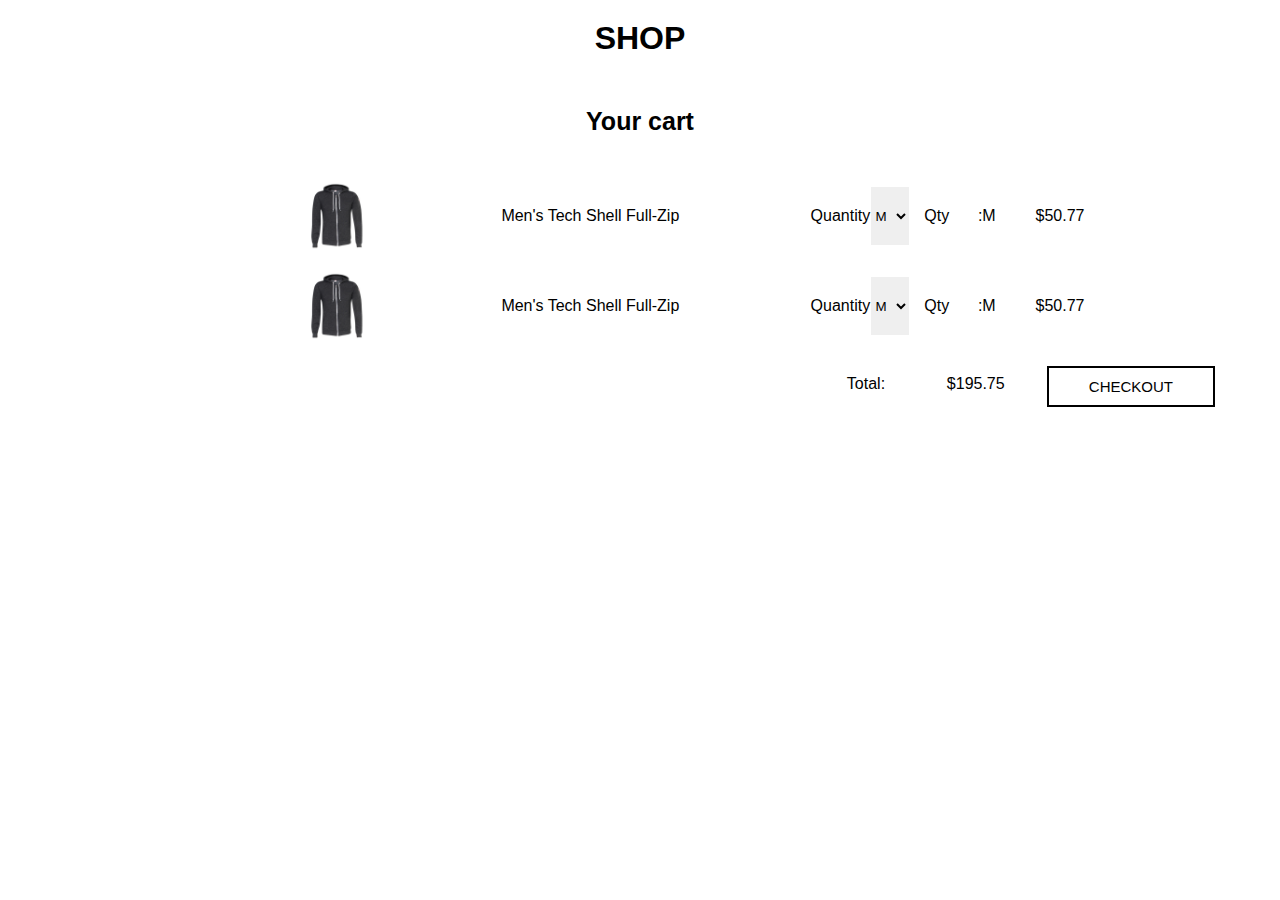
<file: cart.html>
<!DOCTYPE html>
<html lang="en">
<head>
    <meta charset="UTF-8">
    <meta http-equiv="X-UA-Compatible" content="IE=edge">
    <meta name="viewport" content="width=device-width, initial-scale=1.0">
    <title>cart</title>
    <link rel="stylesheet" href="style.css">

</head>
<body>
    <header class="content">
        <h1>
            <a href="index.html">SHOP</a>
        </h1>
        <div class="cartHead">
            <h4>Your cart</h4>
        </div>
    </header>
    <main class="cartMain">

        <div class="cartItem">
            <div class="item">
                <div class="itemInfo1">
                    <img src="images/cartItem.jpg" alt="mens hoodie">
                    <p>Men's Tech Shell Full-Zip</p>
                </div>

                <div class="itemInfo2">
                    <div class="info">
                        <p>Quantity</p>
                        <select name="Quantity" id="Quantity">
                            <option value="XS">XS</option>
                            <option value="S">S</option>
                            <option value="M" selected>M</option>
                            <option value="L">L</option>
                            <option value="XL">XL</option>
                        </select>  
                    </div>
                    <div class="info">
                        <p>Qty</p>
                        <p>:M</p>
                    </div>
                    <div class="info">
                        <p>$50.77</p>
                    </div>      
                </div>
            </div>
            <div class="item">
                <div class="itemInfo1">
                    <img src="images/cartItem.jpg" alt="mens hoodie">
                    <p>Men's Tech Shell Full-Zip</p>
                </div>

                <div class="itemInfo2">
                    <div class="info">
                        <p>Quantity</p>
                        <select name="Quantity" id="Quantity">
                            <option value="XS">XS</option>
                            <option value="S">S</option>
                            <option value="M" selected>M</option>
                            <option value="L">L</option>
                            <option value="XL">XL</option>
                        </select>  
                    </div>
                    <div class="info">
                        <p>Qty</p>
                        <p>:M</p>
                    </div>
                    <div class="info">
                        <p>$50.77</p>
                    </div>      
                </div>
            </div>
        </div>
        <div class="cartTotal">
            <p>Total:</p>
            <p>$195.75</p>
            <a href="checkOut.html"><button>checkout</button></a>
        </div>
    </main>

</body>
</html>
</file>
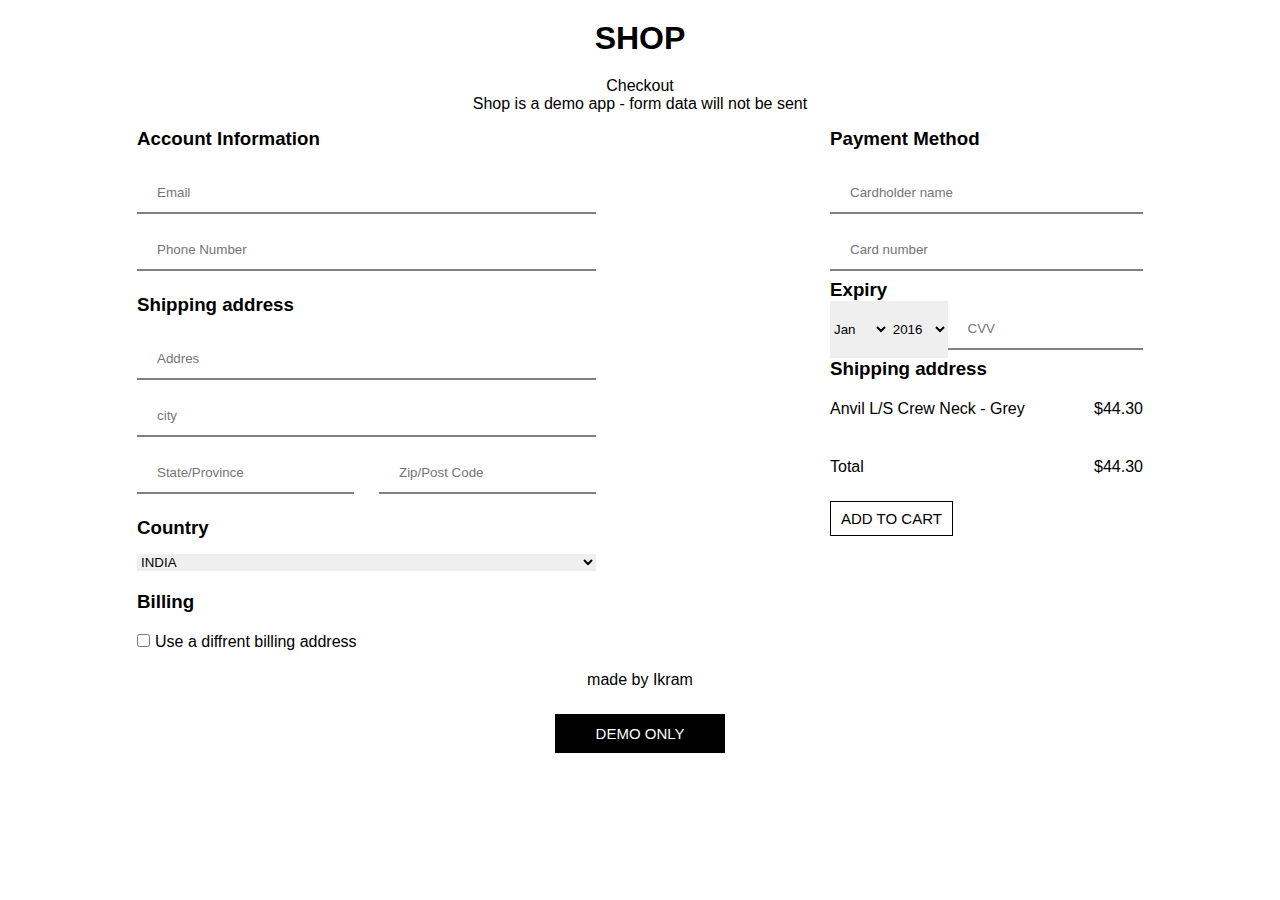
<file: checkOut.html>
<!DOCTYPE html>
<html lang="en">
<head>
    <meta charset="UTF-8">
    <meta http-equiv="X-UA-Compatible" content="IE=edge">
    <meta name="viewport" content="width=device-width, initial-scale=1.0">
    <title>checkOut</title>
    <link rel="stylesheet" href="style.css">
</head>
<body>
    <header class="content">
        <h1>
            <a href="index.html">SHOP</a>
        </h1>
    </header>
    <div class="checkOut">
        <p>Checkout</p>
        <p>Shop is a demo app - form data will not be sent</p>
    </div>
    <div class="cartBill">
        <div class="form">
            <form class="form-info ">
                <h3>Account Information</h3>
                <input type="text" placeholder="Email" />
                <input type="text" placeholder="Phone Number" />
            </form>
            <div class="form-info ">
                <h3>Shipping address</h3>
                <input type="text" placeholder="Addres" />
                <input type="text" placeholder="city" />
                <div class="sub">
                    <input type="text" placeholder="State/Province" />
                    <input type="text" placeholder="Zip/Post Code" />
                </div>
            </div>
            <div class="form-info ">
                <h3>Country</h3>
                <select name="Quantity" id="Quantity">
                    <option value="USA">USA</option>
                    <option value="FRANCE">FRANCE</option>
                    <option value="INDIA" selected>INDIA</option>
                    <option value="UAE">UAE</option>
                    <option value="CHINA">CHINA</option>
                </select>  
            </div>
            <div class="getInfo">
                <h3>Billing</h3>
                <input type="checkbox" id="billing" name="billing"/><span>Use a diffrent billing address</span>
            </div>
        </div>
        <div class="form">
            <div class="form-info ">
                <h3>Payment Method</h3>
                <input type="text" placeholder="Cardholder name" />
                <input type="text" placeholder="Card number" />
            </div>
            <div class=" ">
                <h3>Expiry</h3>
                <div class="expiry">
                    <select name="month" id="month" class="month">
                        <option value="Jan">Jan</option>
                        <option value="Feb">Feb</option>
                        <option value="Mar">Mar</option>
                        <option value="Apr">Apr</option>
                        <option value="may">may</option>
                    </select>
                    <select name="year" id="year" class="month">
                        <option value="2016">2016</option>
                        <option value="2017">2017</option>
                        <option value="2018">2018</option>
                        <option value="2019">2019</option>
                        <option value="2020">2020</option>
                    </select>
                    <input type="text" placeholder="CVV" class="month"/>
                </div>
            </div>
            <div class="shippingDiv ">
                <h3>Shipping address</h3>
                <div class="shipItem">
                    <p>Anvil L/S Crew Neck - Grey</p>
                    <p>$44.30</p>
                </div>
                <div class="shipItem">
                    <p>Total</p>
                    <p>$44.30</p>
                </div>
            </div>
            <a href="cart.html"><button>add to cart</button></a>

            
        </div>
    </div>
    <footer class="content">
        <p>made by Ikram</p>
        <button class="shopNowBtn">Demo Only</button>    </footer>
</body>
</html>
</file>
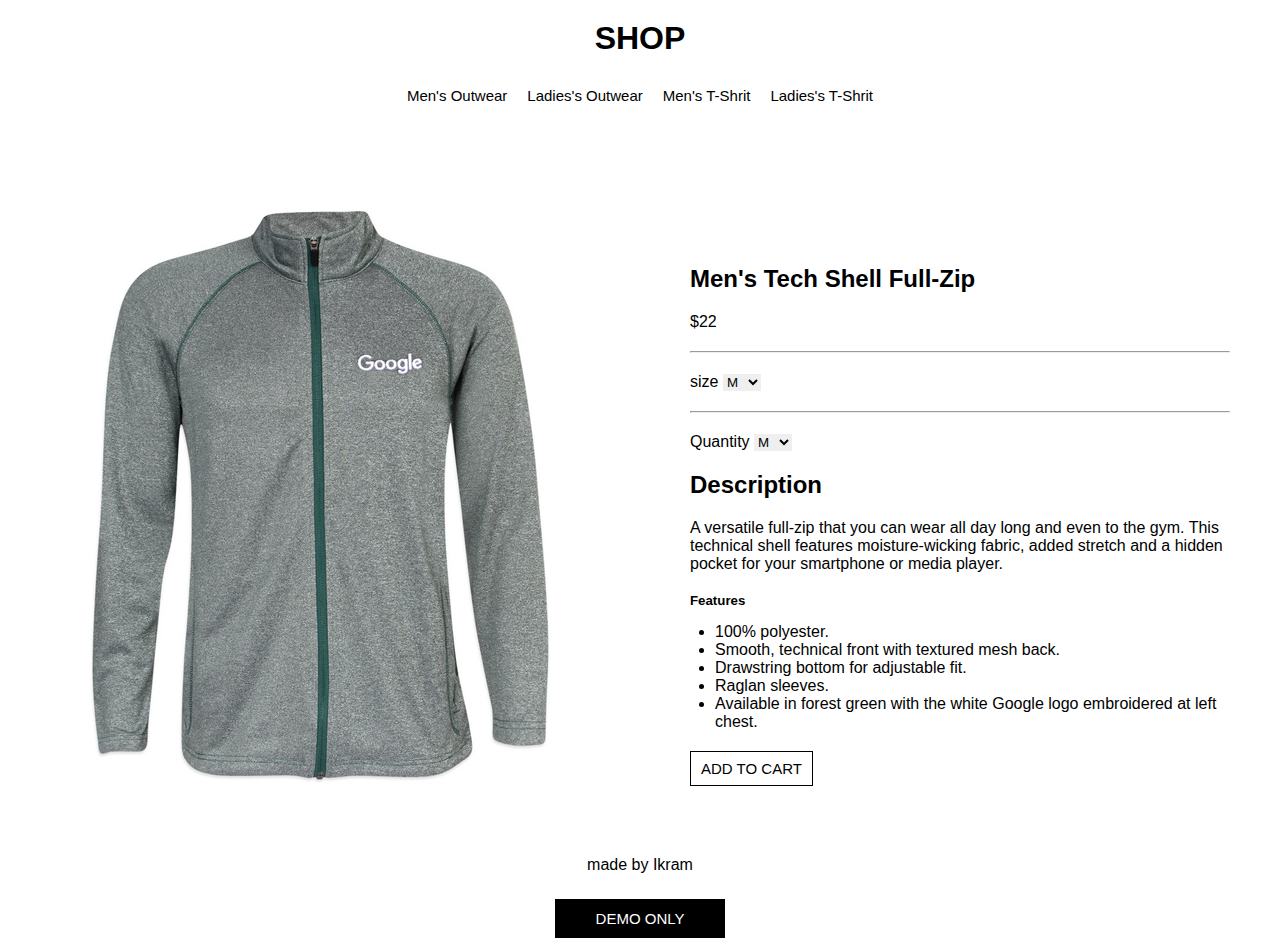
<file: viewProduct.html>
<!DOCTYPE html>
<html lang="en">
<head>
    <meta charset="UTF-8">
    <meta http-equiv="X-UA-Compatible" content="IE=edge">
    <meta name="viewport" content="width=device-width, initial-scale=1.0">
    <title>viewProduct</title>
    <link rel="stylesheet" href="style.css">
</head>
<body>
    <header class="content">
        <h1>
            <a href="index.html">SHOP</a>
        </h1>
        <nav>
            <li><a href="#mens_outwear">Men's Outwear</a></li>
            <li><a href="#mens_outwear">Ladies's Outwear</a></li>
            <li><a href="#mens_outwear">Men's T-Shrit</a></li>
            <li><a href="#mens_outwear">Ladies's T-Shrit</a></li>
        </nav>
    </header>
    <main class="viewProduct">
            <img src="images/viewImg.jpg" alt="men hoodie">
            <div class="spec">
                <h2>Men's Tech Shell Full-Zip</h2>
                <p>$22</p>
                <hr>
                <div class="optionDiv">
                    <label for="size">size</label>
                    <select name="size" id="size">
                      <option value="XS">XS</option>
                      <option value="S">S</option>
                      <option value="M" selected>M</option>
                      <option value="L">L</option>
                      <option value="XL">XL</option>
                    </select>
                </div>
                <hr>
                <div class="optionDiv">
                    <label for="Quantity">Quantity</label>
                    <select name="Quantity" id="Quantity">
                      <option value="XS">XS</option>
                      <option value="S">S</option>
                      <option value="M" selected>M</option>
                      <option value="L">L</option>
                      <option value="XL">XL</option>
                    </select>
                </div>
                <div class="description">
                    <h2>Description</h2>
                    <p>
                        A versatile full-zip that you can wear all day long and even to the gym.
                        This technical shell features moisture-wicking fabric, 
                        added stretch and a hidden pocket for your smartphone or media player.                 
                    </p>
                </div>
                <div class="features">
                    <h5>Features</h5>
                    <ul class="featureLi">
                        <li>100% polyester.</li>
                        <li>Smooth, technical front with textured mesh back.</li>
                        <li>Drawstring bottom for adjustable fit.</li>
                        <li>Raglan sleeves.</li>
                        <li>Available in forest green with the white Google logo embroidered at left chest.</li>
                    </ul>
                </div>
                <button>
                    <a href="cart.html">Add to cart</a>
                </button>
            </div>
    </main>
    <footer class="content">
        <p>made by Ikram</p>
        <button class="shopNowBtn">Demo Only</button>
    </footer>
</body>
</html>
</file>
<file: style.css>
*{
    margin : 0;
    padding: 0;
    box-sizing: border-box;
    font-family: Arial, Helvetica, sans-serif;
}
header{
    display: flex;
    flex-direction: column;
    align-items: center;
    justify-content: center;
}
h1{
    padding: 20px;
}
nav{
    display:flex;
}
nav a{
    font-size: 15px;
    text-decoration: none;
    color: black;
    padding-bottom: 5px; 
    border-bottom: 2px solid transparent;
    transition: 0.5s;
} 
nav a:hover{
    border-bottom: 2px solid rgb(0, 0, 0);
}
a{
    text-decoration: none;
    color: black;
}
nav li{
    padding: 10px;
    list-style-type: none;
}

/* main_content - home page*/

.option{
    display: flex;
    flex-direction: column;
    justify-content: center;
    align-items: center;
    margin: 20px 0;
}
.subOption{
    display: flex;
}
.subOption img{
    height: 250px;
}
img{
    width: 100%;
    height: auto;
}
.optionTitle{
    margin: 25px 0;
    font-size: 17px;
}
button{
    cursor: pointer;
    text-transform: uppercase;
    border:1px solid black;
    color:black;
    margin-top:5px;
    background-color:rgb(255, 255, 255);
    padding:8px 10px;
    font-size:15px;
}
.shopNowBtn{
    padding: 10px 40px;
}
footer{
    display: flex;
    flex-direction: column;
    justify-content: center;
    align-items: center;
}
footer p{
    margin: 20px 0;
}
footer button{
    background-color:rgb(0, 0, 0);
    color:rgb(255, 255, 255);
}
footer button:hover{
    background-color:rgb(255, 255, 255);
    color:rgb(0, 0, 0); 
}

/*-----shop now page-----*/

.cointainer{
    display: grid;
    grid-template-columns: auto auto auto;
}
.product{
    display: flex;
    flex-direction: column;
    justify-content: center;
    align-items: center;
}
.viewProduct{
    padding-top:  80px;
    display: flex;
    justify-content: space-around;
}
.spec{
    padding: 50px;
}
.viewProduct img{
    height: 100%;
    width: 100%;
    margin: 0 20px;
}
.spec h2,p{
    margin: 20px 0;
}
@media only screen and (max-width:800px){
    .viewProduct{
        display: flex;
        flex-direction: column;
    }    
}
/*---viewproduct---*/

.optionDiv{
    margin: 20px 0;
}
.featureLi{
    margin: 15px 0;
}
.featureLi  li{
    margin-left: 25px;
}
.Quantity,.size{
    padding: 15px;
    flex: 3;
}
select{
    border: none;
}


/*----cart----*/

.cartHead{
    margin-top: 30px;
    font-size: 25px;
}
.cartMain{
    display:flex;
    flex-direction: column;
    padding-top: 25px;
}
.item{
    display: flex;
    align-items: center;
    justify-content: center;
    margin-top: 20px;
}
.item img{
    width: 70px;
}
.itemInfo1{
    display: flex;
    justify-content: space-evenly;
    align-items: center;
    width: 50%;
}
.itemInfo2{
    display: flex;
    align-items: center;
    justify-content: space-evenly;
}
.itemInfo p{
    margin: 20px 0;
}
.cartTotal{
    display: flex;
    justify-content: flex-end;
    align-items: center;
    margin-top: 20px;
    margin-right: 40px;
}
.cartTotal p{
    margin:  10px 0;
    min-width: 70px;
    width: 100px;
}
.cartTotal button{
    border: 2px solid black;
    padding: 10px 40px;
    margin-right: 25px ;
}
.info{
    display: inherit;
    width: 100px;
    min-width: 70px;
    justify-content: space-around;
}
.info option{
    padding: 15px;
}
@media only screen and (max-width:800px){
    .item{
        flex-direction: column;
    }
}
/*---checkout---*/

.checkOut{
    display: flex;
    flex-direction: column;
    justify-content: center;
    align-items: center;
}
.checkOut p{
    margin: 0;
}
.cartBill{
    display: flex;
    flex-wrap: wrap;
    justify-content: space-around;
    margin-left: 20px;
    margin-right: 20px;
}
.form input[type=text]{
    width: 100%;
    padding: 12px 20px;
    margin: 8px 0px;
    box-sizing: border-box;
    border: none;
    border-bottom: 2px solid gray;
}
.form-info{
    display: flex;
    flex-direction: column;
}
.shipItem{
    display: flex;
    justify-content: space-between;
}

.form-info h3{
    margin: 15px 0;
}  
.expiry{
    display: flex;
    align-self: center;
    justify-content: space-around;
}  
.month{
    width: 33%;
}
.sub {
    display: flex;
    gap: 25px;
}
.getInfo h3{
    margin: 20px 0;
}
.getInfo span{
    margin: 5px;
}
</file>
